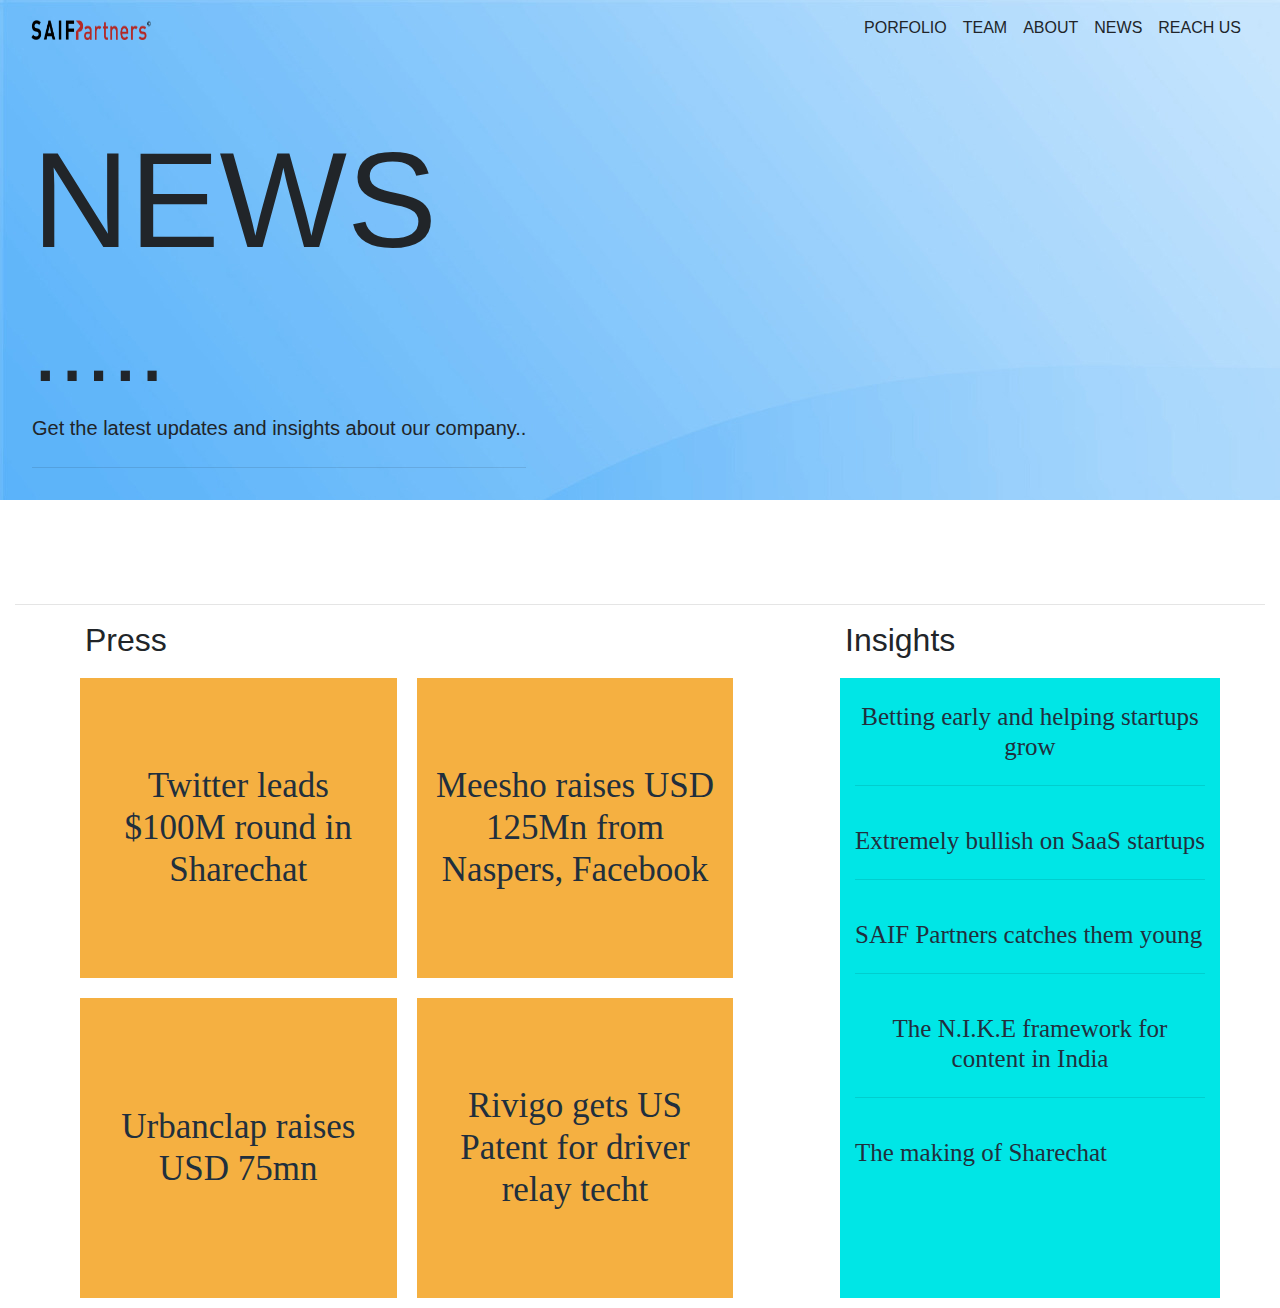
<file: news.html>
<!DOCTYPE html>
<html>
     <head>
	     <title>News</title>
	     <link rel="stylesheet" type="text/css" href="style.css">
	     <link rel="stylesheet" href="https://maxcdn.bootstrapcdn.com/bootstrap/4.4.1/css/bootstrap.min.css">
	     <link rel="stylesheet" href="https://maxcdn.bootstrapcdn.com/bootstrap/4.0.0/css/bootstrap.min.css" integrity="sha384-Gn5384xqQ1aoWXA+058RXPxPg6fy4IWvTNh0E263XmFcJlSAwiGgFAW/dAiS6JXm" crossorigin="anonymous">
	<link rel="stylesheet" type="text/css" href="n.css">
     </head>
    <body>
	    



         <div class="container-fluid" style="background: url(li1.jpg); height:500px;">

				<nav class="navbar navbar-expand-lg navbar-light ">
		  				<a class="navbar-brand" href="index.html"><img src="SAIF-Partners.png" style="width: 120px; height: 20px;"></a>
							  <button class="navbar-toggler" type="button" data-toggle="collapse" data-target="#nav1">
							    <span class="navbar-toggler-icon"></span>
							  </button>

		  			<div class="collapse navbar-collapse" id="nav1">
					    <ul class="navbar-nav ml-auto">
					    	<li class="nav-item "><a href="port.html" class="nav-link" style="color: #212529;">PORFOLIO</a></li>
					 	
					    	<li class="nav-item"><a href="team.html" class="nav-link" style="color: #212529;">TEAM</a></li>
										      
						      
					    
					    	<li class="nav-item"><a href="about.html" class="nav-link" style="color: #212529;">ABOUT</a></li>
										      
						      
					    
					    	<li class="nav-item"><a href="news.html" class="nav-link" style="color: #212529;">NEWS</a></li>
										      
						      
					    
					    	<li class="nav-item"><a href="reach.html" class="nav-link" style="color: #212529;">REACH US</a></li>
										      
						      
					    </ul>

		 			 </div>
				</nav>

		 

            <div class="row">

				<div class="jumbotron">
							  <h1 class="display-2" style="font-family: sans-serif; font-size: 135px;">NEWS</h1>
							  <h1 class="display-1">.....</h1>
							  <p class="lead">Get the latest updates and insights about our company..</p>
							  <hr class="my-4">
							

				</div>
						

			</div>
			<hr>


	<div class="container">
		<div class="row">
			<div class="col-md-8">
				<h2>Press</h2>
				<div class="row">
					<div class="col-md-5">
						<a href="https://techcrunch.com/2019/08/15/sharechat-twitter-seriesd/" class="an"><h3 class="ans">Twitter leads $100M round in Sharechat</h3></a>

						
					</div>

					<div class="col-md-5">
						<a href="https://techcrunch.com/2019/08/11/meesho-india/" class="an"><h3 class="ans">Meesho raises USD 125Mn from Naspers, Facebook</h3></a>
						
					</div>
					
				</div>
				<div class="row">
					<div class="col-md-5">
						<a href="https://techcrunch.com/2019/08/01/urbanclap-indias-largest-home-services-startup-raises-75m/" class="an"><h3 class="ans">Urbanclap raises USD 75mn</h3></a>

						
					</div>

					<div class="col-md-5">
						<a href="https://samsung.dailyhunt.in/news/india/english/yourstory-epaper-yourstory/indian+logistics+startup+rivigo+granted+us+patent+for+its+driver+system-newsid-128003372?mode=pwa&s=Samsung&ss=Browser-UHP&utm_source=Samsung&utm_medium=Browser-UHP&utm_campaign=Samsung-Browser-UHP&lite=true&prevRef=samsung&partnerRef=%7B%22pid%22%3A%22samsung%22%7D&puid=505783526058451Android8.0.0SAMSUNGSM-G955FBuildR16NW2.754g100" class="an"><h3 class="ans">Rivigo gets US Patent for driver relay techt</h3></a>
						
					</div>
					
				</div>
				



			</div>

			<div class="col-md-4">

				<h2>Insights</h2>
				<div class="row">
					<div class="col-md-12 r"><br>
						<a href="https://yourstory.com/2019/08/startup-investor-saif-partners-india-mayank-khanduja" ><h4 class="ani">Betting early and helping startups grow</h1></a>
							<br>
						<hr>
						<br>
						<a href="" ><h4 class="ani">Extremely bullish on SaaS startups</h4></a> <br>
						<hr><br>
						<a href="" ><h4 class="ani">SAIF Partners catches them young</h4></a><br>
						<hr><br>
						<a href="" ><h4 class="ani">The N.I.K.E framework for content in India</h4></a><br>
						<hr><br>
						<a href="" ><h4 class="ani">The making of Sharechat</h4></a><br>	
						


					</div>


					

				</div>
				

			</div>
			
		</div>
		



	</div>














		<script src="https://code.jquery.com/jquery-3.2.1.slim.min.js" integrity="sha384-KJ3o2DKtIkvYIK3UENzmM7KCkRr/rE9/Qpg6aAZGJwFDMVNA/GpGFF93hXpG5KkN" crossorigin="anonymous"></script>
		<script src="https://cdnjs.cloudflare.com/ajax/libs/popper.js/1.12.9/umd/popper.min.js" integrity="sha384-ApNbgh9B+Y1QKtv3Rn7W3mgPxhU9K/ScQsAP7hUibX39j7fakFPskvXusvfa0b4Q" crossorigin="anonymous"></script>
		<script src="https://maxcdn.bootstrapcdn.com/bootstrap/4.0.0/js/bootstrap.min.js" integrity="sha384-JZR6Spejh4U02d8jOt6vLEHfe/JQGiRRSQQxSfFWpi1MquVdAyjUar5+76PVCmYl" crossorigin="anonymous"></script>
	     </div>
</file>
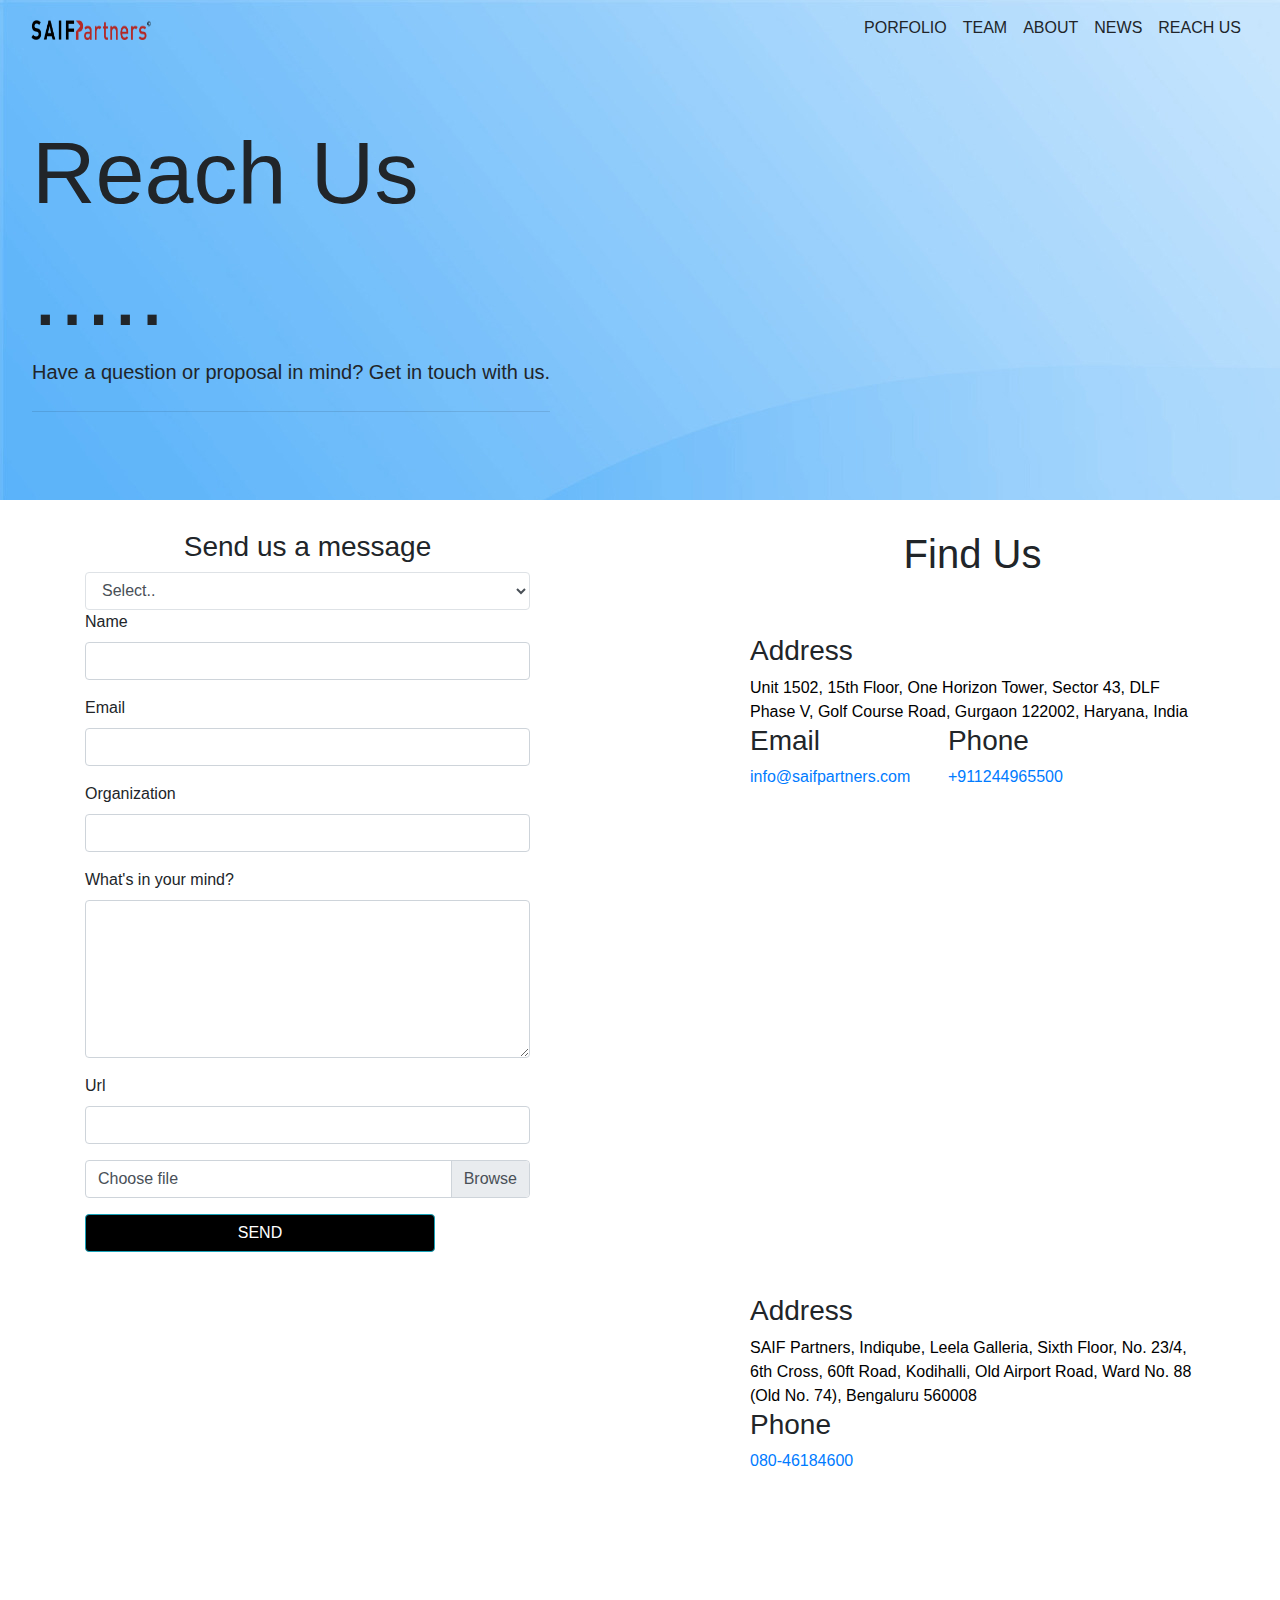
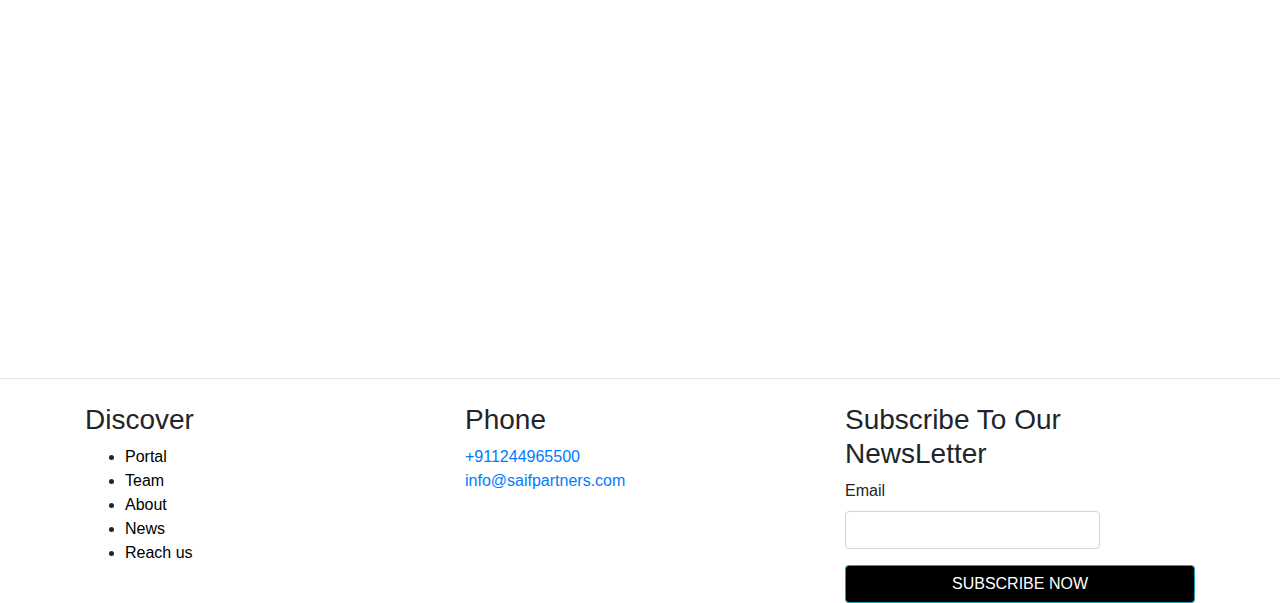
<file: reach.html>
<!DOCTYPE html>
<html>
     <head>
	     <title>ReachUs</title>
	     <link rel="stylesheet" type="text/css" href="style.css">
	     <link rel="stylesheet" href="https://maxcdn.bootstrapcdn.com/bootstrap/4.4.1/css/bootstrap.min.css">
	     <link rel="stylesheet" href="https://maxcdn.bootstrapcdn.com/bootstrap/4.0.0/css/bootstrap.min.css" integrity="sha384-Gn5384xqQ1aoWXA+058RXPxPg6fy4IWvTNh0E263XmFcJlSAwiGgFAW/dAiS6JXm" crossorigin="anonymous">
	     <link rel="stylesheet" type="text/css" href="t.css">
	

     </head>
    <body>
	    



         <div class="container-fluid" style="background: url(li1.jpg); height:500px;">

				<nav class="navbar navbar-expand-lg navbar-light ">
		  				<a class="navbar-brand" href="index.html"><img src="SAIF-Partners.png" style="width: 120px; height: 20px;"></a>
							  <button class="navbar-toggler" type="button" data-toggle="collapse" data-target="#nav1">
							    <span class="navbar-toggler-icon"></span>
							  </button>

		  			<div class="collapse navbar-collapse" id="nav1">
					    <ul class="navbar-nav ml-auto">
					    	<li class="nav-item "><a href="port.html" class="nav-link" style="color: #212529;">PORFOLIO</a></li>
					 	
					    	<li class="nav-item"><a href="team.html" class="nav-link" style="color: #212529;">TEAM</a></li>
										      
						      
					    
					    	<li class="nav-item"><a href="about.html" class="nav-link" style="color: #212529;">ABOUT</a></li>
										      
						      
					    
					    	<li class="nav-item"><a href="news.html" class="nav-link" style="color: #212529;">NEWS</a></li>
										      
						      
					    
					    	<li class="nav-item"><a href="reach.html" class="nav-link" style="color: #212529;">REACH US</a></li>
										      
						      
					    </ul>

		 			 </div>
				</nav>

		 

            <div class="row">

				<div class="jumbotron">
							  <h1 class="display-2" style="font-family: sans-serif;">Reach Us</h1>
							  <h1 class="display-1">.....</h1>
							  <p class="lead">Have a question or proposal in mind? Get in touch with us.</p>
							  <hr class="my-4">
				</div>
						

			</div>
	     </div>	
        <div class="container">
       	     <div class="row" style="margin-top: 30px;">
       		     <div class="col-md-5">
       		     	<h3 class="text-center">Send us a message</h3>

       		     	<select id="mySelect" data-show-content="true" class="form-control border">
		                <option>Select..</option>
		                <option >Consumer</option>
		                <option >Education</option>
		                <option >Finance</option>
		                <option >Healthcare</option>
			            <option >Industrials</option>
			            <option >Internet</option>
			            <option >IT Services</option>
			            <option >Logistics</option>
			            <option >Mobile</option>

			            </select>
			            <div class="form-group">
					      <label for="name">Name</label>
					      <input type="text" class="form-control" id="name" placeholder="" name="name">
					    </div>
					    <div class="form-group">
					      <label for="mail">Email</label>
					      <input type="email" class="form-control" id="mail" placeholder="" name="mail">
					    </div>
					    <div class="form-group">
					      <label for="org">Organization</label>
					      <input type="text" class="form-control" id="org" placeholder="" name="org">
					    </div>
					    <div class="form-group">
					      <label for="comment">What's in your mind?</label>
					      <textarea class="form-control" rows="6" id="comment" name="text"></textarea>
					    </div>


					    <div class="form-group">
					      <label for="url">Url</label>
					      <input type="text" class="form-control" id="url" placeholder="" name="url">
					    </div>
					    
					    <div class="custom-file mb-3">
					      <input type="file" class="custom-file-input" id="customFile" name="filename">
					      <label class="custom-file-label" for="customFile">Choose file</label>
					    </div>

					    <button type="button" class="btn btn-info" style="width:350px; background-color: black; text-decoration-color: white;">SEND</button>
			


       			 </div>  
                  	

                                                   
       		     <div class="col-md-2"></div>
       		         <div class="col-md-5">
       			         <h1 class="text-center">Find Us</h1> <br><br>
       			         <h3>Address</h3>
       				     <a href="#" style="color: black;">Unit 1502, 15th Floor, One Horizon Tower, Sector 43, DLF Phase V, Golf Course Road, Gurgaon 122002, Haryana, India</a>
       				     <div class="row">
       				     	 <div class="col-md-5">
       				     	 	<h3>Email</h3>
       				     	 	<a href="#">info@saifpartners.com</a>
       				     	 </div>
       				     	 <div class="col-md-5">
       				     	 	<h3>Phone</h3>
       				     	 	<a href="#">+911244965500</a>
       				     	 </div>
       				     </div><br><br>

       				     <iframe src="https://www.google.com/maps/embed?pb=!1m18!1m12!1m3!1d3507.9452166835586!2d77.09601661503211!3d28.451067782489808!2m3!1f0!2f0!3f0!3m2!1i1024!2i768!4f13.1!3m3!1m2!1s0x390d18b58c63e25f%3A0x1acdcb475c378a92!2sOne%20Horizon%20Center!5e0!3m2!1sen!2sin!4v1584911966979!5m2!1sen!2sin" width="600" height="450" frameborder="0" style="border:0;" allowfullscreen="" aria-hidden="false" tabindex="0"></iframe>

       				     <h3>Address</h3>
       				     <a href="#" style="color: black;">SAIF Partners, Indiqube, Leela Galleria, Sixth Floor, No. 23/4, 6th Cross, 60ft Road, Kodihalli, Old Airport Road, Ward No. 88 (Old No. 74), Bengaluru 560008</a><br>
       				     <h3>Phone</h3>
       				     	 	<a href="#">080-46184600</a><br><br>

       				      <iframe src="https://www.google.com/maps/embed?pb=!1m18!1m12!1m3!1d3888.1836106892015!2d77.64643161477048!3d12.960099890863415!2m3!1f0!2f0!3f0!3m2!1i1024!2i768!4f13.1!3m3!1m2!1s0x3bae14067c0ad14b%3A0xa8af64faf54940d8!2sIndiQube%20The%20Leela!5e0!3m2!1sen!2sin!4v1584912334630!5m2!1sen!2sin" width="600" height="450" frameborder="0" style="border:0;" allowfullscreen="" aria-hidden="false" tabindex="0"></iframe>                              
       				     

                     </div>         
             
       </div>
    </div>   
    <hr class="my-4">
    <div class="container">
		    <div class="row">
		       	<div class="col-md-3">
		       			<h3>Discover</h3>
		       			<ul>
				       			<li><a href="port.html" style="color: black;">Portal</a></li>
				       			<li><a href="team.html" style="color: black;">Team</a></li>
				       			<li><a href="about.html" style="color: black;">About</a></li>
				       			<li><a href="news.html" style="color: black;">News</a></li>
				       			<li><a href="reach.html" style="color: black;">Reach us</a></li>
		       			</ul>	
		        </div>
		        <div class="col-md-1"></div>
		       	     <div class="col-md-3">
		       			<h3>Phone</h3>
		       				<a href="#">+911244965500</a>
		       				<a href="#">info@saifpartners.com</a>
		             </div>
		        <div class="col-md-1"></div>  	
		       	        <div class="col-md-3">
		       			   <h3>Subscribe To Our NewsLetter</h3>
		       			        <div class="form-group">
							         <label for="mail">Email</label>
							         <input type="email" class="form-control" id="mail" placeholder="" name="mail">
					            </div>

			                  <button type="button" class="btn btn-info" style="width:350px; background-color: black; text-decoration-color: white;">SUBSCRIBE NOW</button>
                        </div>
            </div>
     </div>

  </body>
  </html>
</file>
<file: style.css>
.port{
    font-family: "Circular";
    font-style: normal;
    font-weight: 700;
    color: #000;
    transition-duration: 0.7s;
    transition-delay: 0.3s;
    font-size: 11rem;
    position: absolute;
    left: 0;
    transform: translateY(20%);
    }
body {
  position: relative;
  height: 100%;
}
.carousel-container{
  position: relative;
  height: 100%;
  width: 100%;
}
/*<!-- Carousel -->*/

.carousel-inner {
  height: fit-content;
}
/*<!-- Carousel Text -->*/
.carousel-caption{
  position:absolute;
  top:50%;
  left: 30%;

  transform: translate(-50%,-50%);
  z-index: 100;
  
}
.jumbotron{
    background:rgba(0,0,0,0.5);
    border-radius: 10px;

}
</file>
<file: n.css>
.jumbotron{
	background: transparent;

}


.navbar-light{
	background-color: transparent;
}

.col-md-5{
	height:300px;
	
	 background-color:  #F5B041;
	 margin:10px 10px 10px 10px;
}


.an{
    width: 100%;
    height: 100%;
   
    text-align: center;
    display: table;
    -moz-box-sizing: border-box;
    
}



.ans {
    vertical-align: middle;
    text-align: center;
      display: table-cell; 
      font-size: 35px;
      color: #212F3D;
      font-family: Times;
}

.col-md-5:hover{
	background-color: white;
}
.r{
	background-color: #00e6e6;
	height: 620px;
	margin:10px 10px 10px 10px;

}

.ani{
	
	vertical-align: middle;
    text-align: center;
      display: table-cell; 
      font-size: 25px;
      color: #212F3D;
      font-family: Times;

}
</file>
<file: t.css>
.jumbotron{
	background: transparent;

}


.navbar-light{
	background-color: transparent;
}
.col-md-4{
	
	height: 500px;
	width:100%;
	margin-top: 50px;
}

.cimg{
	height: 350px;
	width: 320px;
	border-style: double; ;
	border-color: black;
	

	
	

	transition: all 1.0s ease;
    -moz-border-radius:10px;
    -webkit-border-radius:10px;
    border-radius:5px;
   margin:auto;
	
}

.cimg:hover{
	 transition: all 0.5s ease;
    -webkit-border-radius: 10px;
    -moz-border-radius: 10px;
    border-radius: 10px;
    -webkit-box-shadow: 0px 0px 30px 0px rgba(46, 49, 49, 1);
    -moz-box-shadow:    0px 0px 30px 0px rgba(46, 49, 49, 1);
    box-shadow:         0px 0px 30px 0px rgba(46, 49, 49, 1);
    background-color:  green;
}

.cimg:last-of-type:hover{

    -webkit-border-radius: 10px;
    -moz-border-radius: 10px;
    border-radius: 10px;
    -webkit-box-shadow: 0px 0px 30px 0px rgba(46, 49, 49, 1);
    -moz-box-shadow:    0px 0px 30px 0px rgba(46, 49, 49, 1);
    box-shadow:         0px 0px 30px 0px rgba(46, 49, 49, 1);
}
</file>
